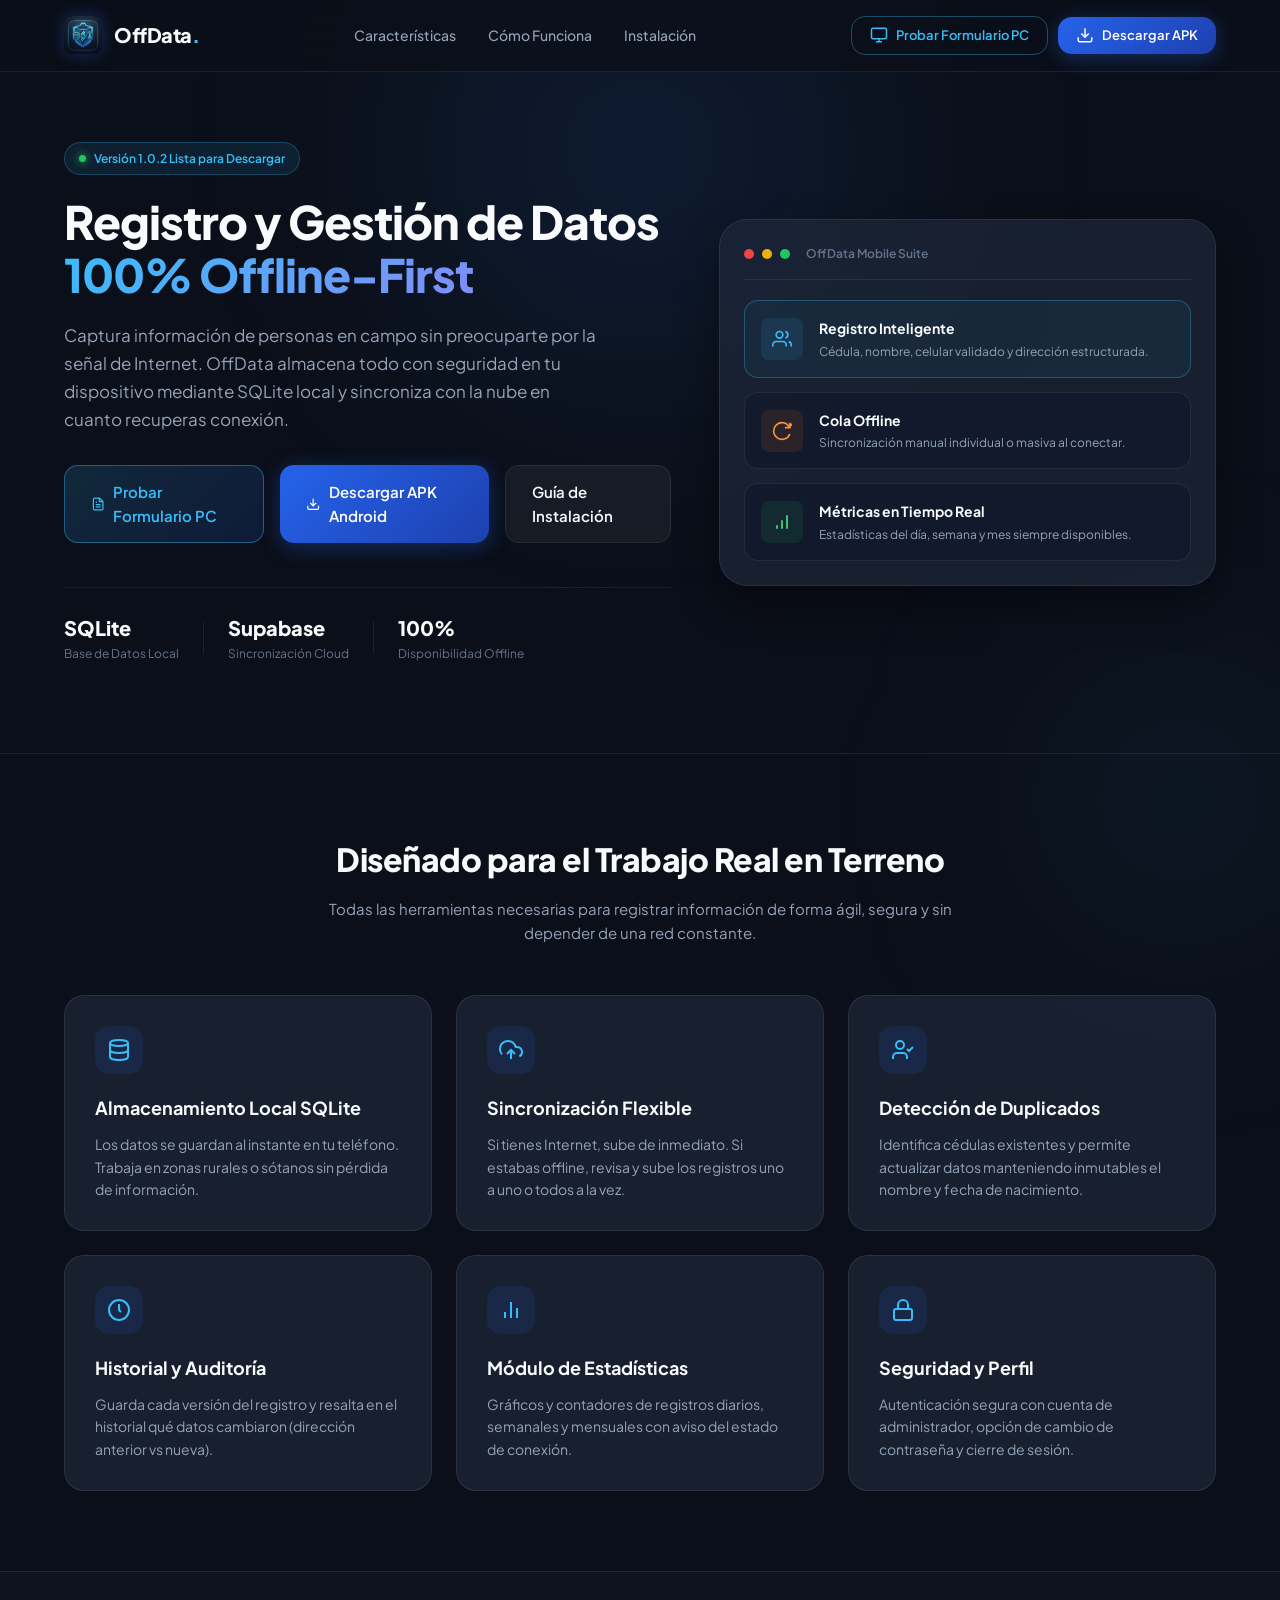
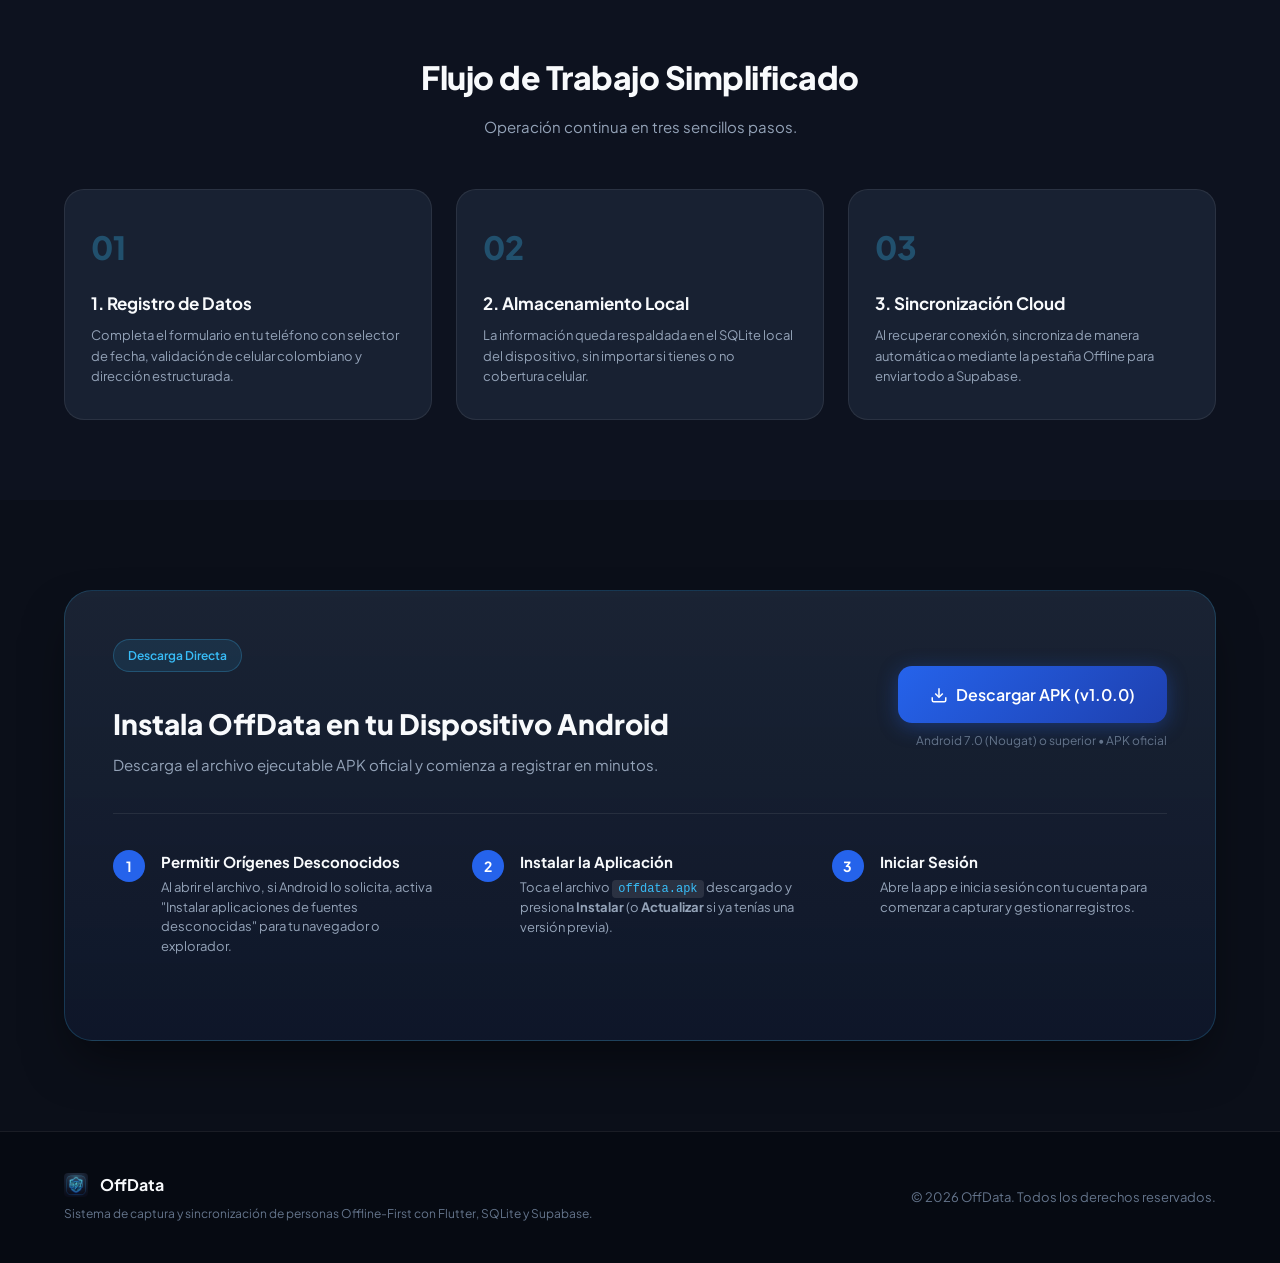
<file: landing/index.html>
<!DOCTYPE html>
<html lang="es">
<head>
  <meta charset="UTF-8">
  <meta name="viewport" content="width=device-width, initial-scale=1.0">
  <title>OffData - Aplicación Móvil de Registro Offline-First</title>
  <meta name="description" content="OffData: Aplicación móvil para captura, gestión y sincronización de registros de personas sin conexión a Internet con SQLite y Supabase.">
  <link rel="preconnect" href="https://fonts.googleapis.com">
  <link rel="preconnect" href="https://fonts.gstatic.com" crossorigin>
  <link href="https://fonts.googleapis.com/css2?family=Plus+Jakarta+Sans:wght@300;400;500;600;700;800&display=swap" rel="stylesheet">
  <link rel="stylesheet" href="styles.css">
  <link rel="icon" type="image/png" href="assets/app_logo.png">
</head>
<body>

  <!-- Background Glowing Orbs -->
  <div class="glow-orb orb-1"></div>
  <div class="glow-orb orb-2"></div>

  <!-- Navbar -->
  <header class="navbar">
    <div class="container nav-container">
      <a href="#" class="logo-group">
        <img src="assets/app_logo.png" alt="Logo OffData" class="logo-img" />
        <span class="logo-text">OffData<span class="logo-accent">.</span></span>
      </a>
      <nav class="nav-links">
        <a href="#caracteristicas">Características</a>
        <a href="#como-funciona">Cómo Funciona</a>
        <a href="#instalacion">Instalación</a>
      </nav>
      <div class="nav-cta">
        <a href="app.html" class="btn btn-outline btn-sm" id="btn-demo-nav">
          <svg class="icon" viewBox="0 0 24 24" fill="none" stroke="currentColor" stroke-width="2">
            <rect x="2" y="3" width="20" height="14" rx="2" ry="2"></rect>
            <line x1="8" y1="21" x2="16" y2="21"></line>
            <line x1="12" y1="17" x2="12" y2="21"></line>
          </svg>
          Probar Formulario PC
        </a>
        <a href="/downloads/offdata.apk" download="offdata.apk" class="btn btn-primary btn-sm">
          <svg class="icon" viewBox="0 0 24 24" fill="none" stroke="currentColor" stroke-width="2">
            <path d="M21 15v4a2 2 0 0 1-2 2H5a2 2 0 0 1-2-2v-4"></path>
            <polyline points="7 10 12 15 17 10"></polyline>
            <line x1="12" y1="15" x2="12" y2="3"></line>
          </svg>
          Descargar APK
        </a>
      </div>
    </div>
  </header>

  <!-- Hero Section -->
  <section class="hero">
    <div class="container hero-container">
      <div class="hero-content">
        <div class="badge-pill">
          <span class="badge-dot"></span>
          <span>Versión 1.0.2 Lista para Descargar</span>
        </div>
        <h1 class="hero-title">
          Registro y Gestión de Datos <span class="gradient-text">100% Offline-First</span>
        </h1>
        <p class="hero-description">
          Captura información de personas en campo sin preocuparte por la señal de Internet. OffData almacena todo con seguridad en tu dispositivo mediante SQLite local y sincroniza con la nube en cuanto recuperas conexión.
        </p>

        <div class="hero-actions">
          <a href="app.html" class="btn btn-demo-hero btn-lg" id="btn-demo-hero">
            <svg class="icon" viewBox="0 0 24 24" fill="none" stroke="currentColor" stroke-width="2">
              <path d="M14 2H6a2 2 0 0 0-2 2v16a2 2 0 0 0 2 2h12a2 2 0 0 0 2-2V8z"></path>
              <polyline points="14 2 14 8 20 8"></polyline>
              <line x1="16" y1="13" x2="8" y2="13"></line>
              <line x1="16" y1="17" x2="8" y2="17"></line>
              <polyline points="10 9 9 9 8 9"></polyline>
            </svg>
            <span>Probar Formulario PC</span>
          </a>
          <a href="/downloads/offdata.apk" download="offdata.apk" class="btn btn-primary btn-lg" id="btn-download-hero">
            <svg class="icon" viewBox="0 0 24 24" fill="none" stroke="currentColor" stroke-width="2">
              <path d="M21 15v4a2 2 0 0 1-2 2H5a2 2 0 0 1-2-2v-4"></path>
              <polyline points="7 10 12 15 17 10"></polyline>
              <line x1="12" y1="15" x2="12" y2="3"></line>
            </svg>
            <span>Descargar APK Android</span>
          </a>
          <a href="#instalacion" class="btn btn-secondary btn-lg">
            Guía de Instalación
          </a>
        </div>

        <div class="hero-metrics">
          <div class="metric-item">
            <span class="metric-val">SQLite</span>
            <span class="metric-lbl">Base de Datos Local</span>
          </div>
          <div class="metric-divider"></div>
          <div class="metric-item">
            <span class="metric-val">Supabase</span>
            <span class="metric-lbl">Sincronización Cloud</span>
          </div>
          <div class="metric-divider"></div>
          <div class="metric-item">
            <span class="metric-val">100%</span>
            <span class="metric-lbl">Disponibilidad Offline</span>
          </div>
        </div>
      </div>

      <div class="hero-visual">
        <div class="app-mockup-wrapper">
          <div class="mockup-header">
            <div class="mockup-dot red"></div>
            <div class="mockup-dot yellow"></div>
            <div class="mockup-dot green"></div>
            <span class="mockup-title">OffData Mobile Suite</span>
          </div>
          <div class="mockup-body">
            <div class="mockup-card highlight">
              <div class="card-icon-box">
                <svg viewBox="0 0 24 24" fill="none" stroke="#38bdf8" stroke-width="2">
                  <path d="M17 21v-2a4 4 0 0 0-4-4H5a4 4 0 0 0-4 4v2"></path>
                  <circle cx="9" cy="7" r="4"></circle>
                  <path d="M23 21v-2a4 4 0 0 0-3-3.87"></path>
                  <path d="M16 3.13a4 4 0 0 1 0 7.75"></path>
                </svg>
              </div>
              <div>
                <h4>Registro Inteligente</h4>
                <p>Cédula, nombre, celular validado y dirección estructurada.</p>
              </div>
            </div>

            <div class="mockup-card">
              <div class="card-icon-box orange">
                <svg viewBox="0 0 24 24" fill="none" stroke="#fb923c" stroke-width="2">
                  <path d="M21.5 2v6h-6M21.34 15.57a10 10 0 1 1-.57-8.38l5.67-5.67"/>
                </svg>
              </div>
              <div>
                <h4>Cola Offline</h4>
                <p>Sincronización manual individual o masiva al conectar.</p>
              </div>
            </div>

            <div class="mockup-card">
              <div class="card-icon-box green">
                <svg viewBox="0 0 24 24" fill="none" stroke="#4ade80" stroke-width="2">
                  <path d="M12 20V10M18 20V4M6 20v-4"/>
                </svg>
              </div>
              <div>
                <h4>Métricas en Tiempo Real</h4>
                <p>Estadísticas del día, semana y mes siempre disponibles.</p>
              </div>
            </div>
          </div>
        </div>
      </div>
    </div>
  </section>

  <!-- Features Section -->
  <section class="features" id="caracteristicas">
    <div class="container">
      <div class="section-header">
        <h2 class="section-title">Diseñado para el Trabajo Real en Terreno</h2>
        <p class="section-subtitle">
          Todas las herramientas necesarias para registrar información de forma ágil, segura y sin depender de una red constante.
        </p>
      </div>

      <div class="features-grid">
        <div class="feature-card">
          <div class="feature-icon">
            <svg viewBox="0 0 24 24" fill="none" stroke="currentColor" stroke-width="2">
              <ellipse cx="12" cy="5" rx="9" ry="3"></ellipse>
              <path d="M21 12c0 1.66-4 3-9 3s-9-1.34-9-3"></path>
              <path d="M3 5v14c0 1.66 4 3 9 3s9-1.34 9-3V5"></path>
            </svg>
          </div>
          <h3>Almacenamiento Local SQLite</h3>
          <p>Los datos se guardan al instante en tu teléfono. Trabaja en zonas rurales o sótanos sin pérdida de información.</p>
        </div>

        <div class="feature-card">
          <div class="feature-icon">
            <svg viewBox="0 0 24 24" fill="none" stroke="currentColor" stroke-width="2">
              <polyline points="16 16 12 12 8 16"></polyline>
              <line x1="12" y1="12" x2="12" y2="21"></line>
              <path d="M20.39 18.39A5 5 0 0 0 18 9h-1.26A8 8 0 1 0 3 16.3"></path>
            </svg>
          </div>
          <h3>Sincronización Flexible</h3>
          <p>Si tienes Internet, sube de inmediato. Si estabas offline, revisa y sube los registros uno a uno o todos a la vez.</p>
        </div>

        <div class="feature-card">
          <div class="feature-icon">
            <svg viewBox="0 0 24 24" fill="none" stroke="currentColor" stroke-width="2">
              <path d="M16 21v-2a4 4 0 0 0-4-4H6a4 4 0 0 0-4 4v2"></path>
              <circle cx="9" cy="7" r="4"></circle>
              <polyline points="16 11 18 13 22 9"></polyline>
            </svg>
          </div>
          <h3>Detección de Duplicados</h3>
          <p>Identifica cédulas existentes y permite actualizar datos manteniendo inmutables el nombre y fecha de nacimiento.</p>
        </div>

        <div class="feature-card">
          <div class="feature-icon">
            <svg viewBox="0 0 24 24" fill="none" stroke="currentColor" stroke-width="2">
              <circle cx="12" cy="12" r="10"></circle>
              <polyline points="12 6 12 12 14 14"></polyline>
            </svg>
          </div>
          <h3>Historial y Auditoría</h3>
          <p>Guarda cada versión del registro y resalta en el historial qué datos cambiaron (dirección anterior vs nueva).</p>
        </div>

        <div class="feature-card">
          <div class="feature-icon">
            <svg viewBox="0 0 24 24" fill="none" stroke="currentColor" stroke-width="2">
              <line x1="18" y1="20" x2="18" y2="10"></line>
              <line x1="12" y1="20" x2="12" y2="4"></line>
              <line x1="6" y1="20" x2="6" y2="14"></line>
            </svg>
          </div>
          <h3>Módulo de Estadísticas</h3>
          <p>Gráficos y contadores de registros diarios, semanales y mensuales con aviso del estado de conexión.</p>
        </div>

        <div class="feature-card">
          <div class="feature-icon">
            <svg viewBox="0 0 24 24" fill="none" stroke="currentColor" stroke-width="2">
              <rect x="3" y="11" width="18" height="11" rx="2" ry="2"></rect>
              <path d="M7 11V7a5 5 0 0 1 10 0v4"></path>
            </svg>
          </div>
          <h3>Seguridad y Perfil</h3>
          <p>Autenticación segura con cuenta de administrador, opción de cambio de contraseña y cierre de sesión.</p>
        </div>
      </div>
    </div>
  </section>

  <!-- How it Works Section -->
  <section class="how-it-works" id="como-funciona">
    <div class="container">
      <div class="section-header">
        <h2 class="section-title">Flujo de Trabajo Simplificado</h2>
        <p class="section-subtitle">Operación continua en tres sencillos pasos.</p>
      </div>

      <div class="steps-grid">
        <div class="step-card">
          <div class="step-number">01</div>
          <h3>1. Registro de Datos</h3>
          <p>Completa el formulario en tu teléfono con selector de fecha, validación de celular colombiano y dirección estructurada.</p>
        </div>
        <div class="step-card">
          <div class="step-number">02</div>
          <h3>2. Almacenamiento Local</h3>
          <p>La información queda respaldada en el SQLite local del dispositivo, sin importar si tienes o no cobertura celular.</p>
        </div>
        <div class="step-card">
          <div class="step-number">03</div>
          <h3>3. Sincronización Cloud</h3>
          <p>Al recuperar conexión, sincroniza de manera automática o mediante la pestaña Offline para enviar todo a Supabase.</p>
        </div>
      </div>
    </div>
  </section>

  <!-- Download & Installation Section -->
  <section class="installation" id="instalacion">
    <div class="container">
      <div class="install-box">
        <div class="install-header">
          <div>
            <span class="badge-pill">Descarga Directa</span>
            <h2>Instala OffData en tu Dispositivo Android</h2>
            <p>Descarga el archivo ejecutable APK oficial y comienza a registrar en minutos.</p>
          </div>
          <div class="install-cta">
            <a href="/downloads/offdata.apk" download="offdata.apk" class="btn btn-primary btn-xl">
              <svg class="icon" viewBox="0 0 24 24" fill="none" stroke="currentColor" stroke-width="2">
                <path d="M21 15v4a2 2 0 0 1-2 2H5a2 2 0 0 1-2-2v-4"></path>
                <polyline points="7 10 12 15 17 10"></polyline>
                <line x1="12" y1="15" x2="12" y2="3"></line>
              </svg>
              <span>Descargar APK (v1.0.0)</span>
            </a>
            <span class="file-info">Android 7.0 (Nougat) o superior • APK oficial</span>
          </div>
        </div>

        <div class="install-steps">
          <div class="inst-step">
            <div class="inst-num">1</div>
            <div>
              <h4>Permitir Orígenes Desconocidos</h4>
              <p>Al abrir el archivo, si Android lo solicita, activa "Instalar aplicaciones de fuentes desconocidas" para tu navegador o explorador.</p>
            </div>
          </div>
          <div class="inst-step">
            <div class="inst-num">2</div>
            <div>
              <h4>Instalar la Aplicación</h4>
              <p>Toca el archivo <code>offdata.apk</code> descargado y presiona <strong>Instalar</strong> (o <strong>Actualizar</strong> si ya tenías una versión previa).</p>
            </div>
          </div>
          <div class="inst-step">
            <div class="inst-num">3</div>
            <div>
              <h4>Iniciar Sesión</h4>
              <p>Abre la app e inicia sesión con tu cuenta para comenzar a capturar y gestionar registros.</p>
            </div>
          </div>
        </div>
      </div>
    </div>
  </section>

  <!-- Footer -->
  <footer class="footer">
    <div class="container footer-container">
      <div class="footer-left">
        <div class="logo-group">
          <img src="assets/app_logo.png" alt="Logo OffData" class="logo-img-sm" />
          <span class="logo-text-sm">OffData</span>
        </div>
        <p class="footer-desc">Sistema de captura y sincronización de personas Offline-First con Flutter, SQLite y Supabase.</p>
      </div>
      <div class="footer-right">
        <p>&copy; 2026 OffData. Todos los derechos reservados.</p>
      </div>
    </div>
  </footer>

  <script src="app.js"></script>
</body>
</html>
</file>
<file: landing/styles.css>
:root {
  --bg-dark: #0b0f19;
  --bg-card: rgba(30, 41, 59, 0.7);
  --bg-card-hover: rgba(30, 41, 59, 0.95);
  --border-color: rgba(255, 255, 255, 0.08);
  --border-focus: rgba(56, 189, 248, 0.4);
  
  --primary: #2563eb;
  --primary-hover: #1d4ed8;
  --primary-glow: rgba(37, 99, 235, 0.35);
  --accent: #38bdf8;
  --accent-green: #22c55e;
  --accent-orange: #f97316;
  
  --text-main: #f8fafc;
  --text-muted: #94a3b8;
  --text-sub: #64748b;
  
  --radius-sm: 8px;
  --radius-md: 14px;
  --radius-lg: 20px;
  --radius-xl: 28px;
  
  --font-main: 'Plus Jakarta Sans', system-ui, -apple-system, sans-serif;
}

* {
  margin: 0;
  padding: 0;
  box-sizing: border-box;
}

html {
  scroll-behavior: smooth;
  font-family: var(--font-main);
  background-color: var(--bg-dark);
  color: var(--text-main);
}

body {
  position: relative;
  overflow-x: hidden;
  line-height: 1.6;
}

.container {
  max-width: 1200px;
  margin: 0 auto;
  padding: 0 24px;
}

/* ─ Glow Orbs ─────────────────────────────────────────────── */
.glow-orb {
  position: absolute;
  border-radius: 50%;
  filter: blur(120px);
  z-index: -1;
  pointer-events: none;
}

.orb-1 {
  width: 500px;
  height: 500px;
  background: radial-gradient(circle, rgba(37, 99, 235, 0.18) 0%, rgba(56, 189, 248, 0.05) 70%);
  top: -100px;
  left: 50%;
  transform: translateX(-50%);
}

.orb-2 {
  width: 400px;
  height: 400px;
  background: radial-gradient(circle, rgba(56, 189, 248, 0.12) 0%, transparent 70%);
  top: 600px;
  right: -100px;
}

/* ─ Navbar ─────────────────────────────────────────────────── */
.navbar {
  position: sticky;
  top: 0;
  z-index: 100;
  backdrop-filter: blur(16px);
  background: rgba(11, 15, 25, 0.75);
  border-bottom: 1px solid var(--border-color);
  padding: 16px 0;
}

.nav-container {
  display: flex;
  justify-content: space-between;
  align-items: center;
}

.logo-group {
  display: flex;
  align-items: center;
  gap: 12px;
  text-decoration: none;
  color: var(--text-main);
}

.logo-img {
  width: 38px;
  height: 38px;
  border-radius: var(--radius-sm);
  box-shadow: 0 0 15px var(--primary-glow);
}

.logo-text {
  font-size: 20px;
  font-weight: 800;
  letter-spacing: -0.5px;
}

.logo-accent {
  color: var(--accent);
}

.nav-links {
  display: flex;
  gap: 32px;
}

.nav-links a {
  color: var(--text-muted);
  text-decoration: none;
  font-size: 14px;
  font-weight: 500;
  transition: color 0.2s ease;
}

.nav-links a:hover {
  color: var(--text-main);
}

/* ─ Buttons ────────────────────────────────────────────────── */
.btn {
  display: inline-flex;
  align-items: center;
  gap: 8px;
  font-family: inherit;
  font-weight: 600;
  text-decoration: none;
  border-radius: var(--radius-md);
  transition: all 0.2s ease;
  cursor: pointer;
  border: none;
}

.btn .icon {
  width: 18px;
  height: 18px;
}

.btn-sm {
  padding: 8px 18px;
  font-size: 13px;
}

.btn-lg {
  padding: 14px 26px;
  font-size: 15px;
}

.btn-xl {
  padding: 16px 32px;
  font-size: 16px;
}

.btn-primary {
  background: linear-gradient(135deg, var(--primary) 0%, #1e40af 100%);
  color: #fff;
  box-shadow: 0 4px 20px var(--primary-glow);
}

.btn-primary:hover {
  background: linear-gradient(135deg, #3b82f6 0%, var(--primary) 100%);
  transform: translateY(-2px);
  box-shadow: 0 6px 25px rgba(37, 99, 235, 0.5);
}

.btn-secondary {
  background: rgba(255, 255, 255, 0.05);
  color: var(--text-main);
  border: 1px solid var(--border-color);
}

.btn-secondary:hover {
  background: rgba(255, 255, 255, 0.1);
  border-color: rgba(255, 255, 255, 0.2);
}

.btn-outline {
  background: transparent;
  color: var(--accent);
  border: 1px solid rgba(56, 189, 248, 0.35);
}

.btn-outline:hover {
  background: rgba(56, 189, 248, 0.08);
  border-color: rgba(56, 189, 248, 0.6);
  box-shadow: 0 0 16px rgba(56, 189, 248, 0.15);
}

.btn-demo-hero {
  background: linear-gradient(135deg, rgba(56, 189, 248, 0.15) 0%, rgba(37, 99, 235, 0.15) 100%);
  color: var(--accent);
  border: 1px solid rgba(56, 189, 248, 0.4);
}

.btn-demo-hero:hover {
  background: linear-gradient(135deg, rgba(56, 189, 248, 0.25) 0%, rgba(37, 99, 235, 0.25) 100%);
  border-color: rgba(56, 189, 248, 0.7);
  transform: translateY(-2px);
  box-shadow: 0 6px 24px rgba(56, 189, 248, 0.2);
}

.nav-cta {
  display: flex;
  align-items: center;
  gap: 10px;
}

/* ─ Badges ─────────────────────────────────────────────────── */
.badge-pill {
  display: inline-flex;
  align-items: center;
  gap: 8px;
  padding: 6px 14px;
  background: rgba(56, 189, 248, 0.1);
  border: 1px solid rgba(56, 189, 248, 0.25);
  border-radius: 999px;
  font-size: 12px;
  font-weight: 600;
  color: var(--accent);
  margin-bottom: 20px;
}

.badge-dot {
  width: 7px;
  height: 7px;
  background-color: var(--accent-green);
  border-radius: 50%;
  box-shadow: 0 0 8px var(--accent-green);
}

/* ─ Hero Section ───────────────────────────────────────────── */
.hero {
  padding: 70px 0 90px;
}

.hero-container {
  display: grid;
  grid-template-columns: 1.1fr 0.9fr;
  gap: 48px;
  align-items: center;
}

.hero-title {
  font-size: 46px;
  line-height: 1.15;
  font-weight: 800;
  letter-spacing: -1px;
  margin-bottom: 20px;
}

.gradient-text {
  background: linear-gradient(135deg, #38bdf8 0%, #818cf8 100%);
  -webkit-background-clip: text;
  -webkit-text-fill-color: transparent;
}

.hero-description {
  font-size: 17px;
  color: var(--text-muted);
  line-height: 1.65;
  margin-bottom: 32px;
  max-width: 540px;
}

.hero-actions {
  display: flex;
  gap: 16px;
  margin-bottom: 44px;
}

.hero-metrics {
  display: flex;
  align-items: center;
  gap: 24px;
  padding-top: 24px;
  border-top: 1px solid var(--border-color);
}

.metric-item {
  display: flex;
  flex-direction: column;
}

.metric-val {
  font-size: 20px;
  font-weight: 800;
  color: var(--text-main);
}

.metric-lbl {
  font-size: 12px;
  color: var(--text-sub);
}

.metric-divider {
  width: 1px;
  height: 32px;
  background: var(--border-color);
}

/* ─ Hero Mockup Visual ─────────────────────────────────────── */
.app-mockup-wrapper {
  background: var(--bg-card);
  border: 1px solid var(--border-color);
  border-radius: var(--radius-xl);
  padding: 24px;
  box-shadow: 0 20px 40px rgba(0, 0, 0, 0.4);
  backdrop-filter: blur(20px);
}

.mockup-header {
  display: flex;
  align-items: center;
  gap: 8px;
  padding-bottom: 16px;
  border-bottom: 1px solid var(--border-color);
  margin-bottom: 20px;
}

.mockup-dot {
  width: 10px;
  height: 10px;
  border-radius: 50%;
}
.mockup-dot.red { background: #ef4444; }
.mockup-dot.yellow { background: #eab308; }
.mockup-dot.green { background: #22c55e; }

.mockup-title {
  font-size: 12px;
  color: var(--text-sub);
  margin-left: 8px;
  font-weight: 600;
}

.mockup-body {
  display: flex;
  flex-direction: column;
  gap: 14px;
}

.mockup-card {
  display: flex;
  align-items: center;
  gap: 16px;
  padding: 16px;
  background: rgba(15, 23, 42, 0.6);
  border: 1px solid var(--border-color);
  border-radius: var(--radius-md);
  transition: all 0.2s ease;
}

.mockup-card:hover {
  border-color: var(--border-focus);
  transform: translateX(4px);
}

.mockup-card.highlight {
  border-color: rgba(56, 189, 248, 0.3);
  background: rgba(56, 189, 248, 0.05);
}

.card-icon-box {
  width: 42px;
  height: 42px;
  border-radius: var(--radius-sm);
  background: rgba(56, 189, 248, 0.1);
  display: flex;
  align-items: center;
  justify-content: center;
  flex-shrink: 0;
}

.card-icon-box svg {
  width: 20px;
  height: 20px;
}

.card-icon-box.orange {
  background: rgba(249, 115, 22, 0.1);
}

.card-icon-box.green {
  background: rgba(34, 197, 94, 0.1);
}

.mockup-card h4 {
  font-size: 14px;
  font-weight: 700;
  margin-bottom: 2px;
}

.mockup-card p {
  font-size: 12px;
  color: var(--text-muted);
}

/* ─ Section Header ─────────────────────────────────────────── */
.section-header {
  text-align: center;
  max-width: 680px;
  margin: 0 auto 50px;
}

.section-title {
  font-size: 32px;
  font-weight: 800;
  letter-spacing: -0.5px;
  margin-bottom: 12px;
}

.section-subtitle {
  font-size: 15px;
  color: var(--text-muted);
}

/* ─ Features ───────────────────────────────────────────────── */
.features {
  padding: 80px 0;
  border-top: 1px solid var(--border-color);
}

.features-grid {
  display: grid;
  grid-template-columns: repeat(3, 1fr);
  gap: 24px;
}

.feature-card {
  background: var(--bg-card);
  border: 1px solid var(--border-color);
  border-radius: var(--radius-lg);
  padding: 30px;
  transition: all 0.25s ease;
}

.feature-card:hover {
  background: var(--bg-card-hover);
  border-color: var(--border-focus);
  transform: translateY(-4px);
}

.feature-icon {
  width: 48px;
  height: 48px;
  border-radius: var(--radius-md);
  background: rgba(37, 99, 235, 0.12);
  color: var(--accent);
  display: flex;
  align-items: center;
  justify-content: center;
  margin-bottom: 20px;
}

.feature-icon svg {
  width: 24px;
  height: 24px;
}

.feature-card h3 {
  font-size: 18px;
  font-weight: 700;
  margin-bottom: 10px;
}

.feature-card p {
  font-size: 14px;
  color: var(--text-muted);
  line-height: 1.6;
}

/* ─ How It Works ───────────────────────────────────────────── */
.how-it-works {
  padding: 80px 0;
  background: rgba(15, 23, 42, 0.4);
  border-top: 1px solid var(--border-color);
}

.steps-grid {
  display: grid;
  grid-template-columns: repeat(3, 1fr);
  gap: 24px;
}

.step-card {
  background: var(--bg-card);
  border: 1px solid var(--border-color);
  border-radius: var(--radius-lg);
  padding: 32px 26px;
  position: relative;
}

.step-number {
  font-size: 32px;
  font-weight: 900;
  color: rgba(56, 189, 248, 0.3);
  margin-bottom: 16px;
}

.step-card h3 {
  font-size: 17px;
  font-weight: 700;
  margin-bottom: 8px;
}

.step-card p {
  font-size: 13px;
  color: var(--text-muted);
  line-height: 1.6;
}

/* ─ Installation & Download ────────────────────────────────── */
.installation {
  padding: 90px 0;
}

.install-box {
  background: linear-gradient(180deg, rgba(30, 41, 59, 0.8) 0%, rgba(15, 23, 42, 0.95) 100%);
  border: 1px solid rgba(56, 189, 248, 0.2);
  border-radius: var(--radius-xl);
  padding: 48px;
  box-shadow: 0 25px 50px -12px rgba(0, 0, 0, 0.5);
}

.install-header {
  display: flex;
  justify-content: space-between;
  align-items: center;
  gap: 32px;
  padding-bottom: 36px;
  border-bottom: 1px solid var(--border-color);
  margin-bottom: 36px;
}

.install-header h2 {
  font-size: 28px;
  font-weight: 800;
  margin: 10px 0 6px;
}

.install-header p {
  color: var(--text-muted);
  font-size: 15px;
}

.install-cta {
  display: flex;
  flex-direction: column;
  align-items: flex-end;
  gap: 8px;
  flex-shrink: 0;
}

.file-info {
  font-size: 12px;
  color: var(--text-sub);
}

.install-steps {
  display: grid;
  grid-template-columns: repeat(3, 1fr);
  gap: 24px;
  margin-bottom: 36px;
}

.inst-step {
  display: flex;
  gap: 16px;
}

.inst-num {
  width: 32px;
  height: 32px;
  background: var(--primary);
  color: #fff;
  border-radius: 50%;
  display: flex;
  align-items: center;
  justify-content: center;
  font-weight: 700;
  font-size: 14px;
  flex-shrink: 0;
}

.inst-step h4 {
  font-size: 15px;
  font-weight: 700;
  margin-bottom: 4px;
}

.inst-step p {
  font-size: 13px;
  color: var(--text-muted);
  line-height: 1.5;
}

.inst-step code {
  background: rgba(255, 255, 255, 0.1);
  padding: 2px 6px;
  border-radius: 4px;
  font-size: 12px;
  color: var(--accent);
}

/* ─ Footer ─────────────────────────────────────────────────── */
.footer {
  border-top: 1px solid var(--border-color);
  padding: 40px 0;
  background: rgba(6, 9, 17, 0.8);
}

.footer-container {
  display: flex;
  justify-content: space-between;
  align-items: center;
}

.logo-img-sm {
  width: 24px;
  height: 24px;
  border-radius: 4px;
}

.logo-text-sm {
  font-size: 16px;
  font-weight: 700;
}

.footer-desc {
  font-size: 12px;
  color: var(--text-sub);
  margin-top: 6px;
}

.footer-right p {
  font-size: 13px;
  color: var(--text-sub);
}

/* ─ Responsive ─────────────────────────────────────────────── */
@media (max-width: 900px) {
  .hero-container {
    grid-template-columns: 1fr;
    text-align: center;
  }
  
  .hero-description {
    margin-left: auto;
    margin-right: auto;
  }

  .hero-actions {
    justify-content: center;
  }

  .hero-metrics {
    justify-content: center;
  }

  .features-grid,
  .steps-grid,
  .install-steps {
    grid-template-columns: 1fr;
  }

  .install-header {
    flex-direction: column;
    text-align: center;
    align-items: center;
  }

  .install-cta {
    align-items: center;
  }

  .nav-links {
    display: none;
  }
}

/* ═══════════════════════════════════════════════════════════════
   DEMO MODAL - Simulador Interactivo OffData
   ═══════════════════════════════════════════════════════════════ */

/* ─ Backdrop ─────────────────────────────────────────────────── */
.demo-modal-backdrop {
  position: fixed;
  inset: 0;
  background: rgba(5, 8, 18, 0.85);
  backdrop-filter: blur(8px);
  z-index: 9999;
  display: flex;
  align-items: center;
  justify-content: center;
  padding: 16px;
  opacity: 0;
  pointer-events: none;
  transition: opacity 0.3s ease;
}

.demo-modal-backdrop.open {
  opacity: 1;
  pointer-events: all;
}

/* ─ Dialog ───────────────────────────────────────────────────── */
.demo-modal-dialog {
  background: linear-gradient(145deg, #0f172a 0%, #1a2540 100%);
  border: 1px solid rgba(56, 189, 248, 0.18);
  border-radius: 20px;
  width: 100%;
  max-width: 980px;
  max-height: 92vh;
  display: flex;
  flex-direction: column;
  box-shadow: 0 30px 80px rgba(0, 0, 0, 0.6), 0 0 0 1px rgba(56, 189, 248, 0.08);
  overflow: hidden;
  transform: scale(0.95) translateY(20px);
  transition: transform 0.3s ease;
}

.demo-modal-backdrop.open .demo-modal-dialog {
  transform: scale(1) translateY(0);
}

/* ─ Header ───────────────────────────────────────────────────── */
.demo-modal-header {
  display: flex;
  align-items: center;
  justify-content: space-between;
  gap: 16px;
  padding: 18px 24px;
  background: rgba(15, 23, 42, 0.8);
  border-bottom: 1px solid rgba(255, 255, 255, 0.07);
  flex-shrink: 0;
}

.demo-title-group {
  display: flex;
  align-items: center;
  gap: 14px;
}

.demo-header-badge {
  display: inline-flex;
  align-items: center;
  gap: 6px;
  padding: 4px 10px;
  background: rgba(34, 197, 94, 0.12);
  border: 1px solid rgba(34, 197, 94, 0.3);
  border-radius: 999px;
  font-size: 11px;
  font-weight: 600;
  color: #22c55e;
  white-space: nowrap;
}

.pulse-dot {
  width: 7px;
  height: 7px;
  background: #22c55e;
  border-radius: 50%;
  display: inline-block;
  animation: pulse 1.5s infinite;
}

@keyframes pulse {
  0%, 100% { opacity: 1; box-shadow: 0 0 0 0 rgba(34, 197, 94, 0.4); }
  50% { opacity: 0.7; box-shadow: 0 0 0 5px rgba(34, 197, 94, 0); }
}

.demo-title {
  font-size: 16px;
  font-weight: 700;
  color: #f1f5f9;
}

.demo-header-actions {
  display: flex;
  align-items: center;
  gap: 10px;
}

/* ─ Network Toggle ───────────────────────────────────────────── */
.net-toggle-btn {
  display: inline-flex;
  align-items: center;
  gap: 7px;
  padding: 6px 14px;
  border-radius: 999px;
  font-size: 12px;
  font-weight: 600;
  cursor: pointer;
  border: 1px solid;
  transition: all 0.25s ease;
  background: transparent;
  white-space: nowrap;
}

.net-toggle-btn.online {
  color: #22c55e;
  border-color: rgba(34, 197, 94, 0.35);
  background: rgba(34, 197, 94, 0.08);
}

.net-toggle-btn.offline {
  color: #f97316;
  border-color: rgba(249, 115, 22, 0.35);
  background: rgba(249, 115, 22, 0.08);
}

.net-indicator-dot {
  width: 7px;
  height: 7px;
  border-radius: 50%;
  flex-shrink: 0;
}

.net-toggle-btn.online .net-indicator-dot {
  background: #22c55e;
  box-shadow: 0 0 6px #22c55e;
}

.net-toggle-btn.offline .net-indicator-dot {
  background: #f97316;
  box-shadow: 0 0 6px #f97316;
}

/* ─ Close Button ─────────────────────────────────────────────── */
.demo-close-btn {
  width: 32px;
  height: 32px;
  border-radius: 8px;
  display: flex;
  align-items: center;
  justify-content: center;
  background: rgba(255, 255, 255, 0.05);
  border: 1px solid rgba(255, 255, 255, 0.1);
  cursor: pointer;
  transition: all 0.2s ease;
  color: #94a3b8;
  flex-shrink: 0;
}

.demo-close-btn svg {
  width: 16px;
  height: 16px;
}

.demo-close-btn:hover {
  background: rgba(239, 68, 68, 0.15);
  border-color: rgba(239, 68, 68, 0.4);
  color: #ef4444;
}

/* ─ Body ─────────────────────────────────────────────────────── */
.demo-modal-body {
  display: grid;
  grid-template-columns: 1fr 1fr;
  gap: 0;
  overflow: hidden;
  flex: 1;
  min-height: 0;
}

/* ─ Columns ──────────────────────────────────────────────────── */
.demo-col {
  padding: 20px 24px;
  overflow-y: auto;
  display: flex;
  flex-direction: column;
  gap: 14px;
}

.demo-form-col {
  border-right: 1px solid rgba(255, 255, 255, 0.07);
}

.demo-col-header h4 {
  font-size: 14px;
  font-weight: 700;
  color: #f1f5f9;
  margin-bottom: 4px;
}

.demo-hint {
  font-size: 11.5px;
  color: #64748b;
}

/* ─ Preset Pills ─────────────────────────────────────────────── */
.demo-presets-bar {
  display: flex;
  align-items: center;
  gap: 7px;
  flex-wrap: wrap;
}

.presets-label {
  font-size: 11px;
  font-weight: 600;
  color: #64748b;
  white-space: nowrap;
}

.preset-pill {
  padding: 4px 10px;
  border-radius: 999px;
  font-size: 11px;
  font-weight: 600;
  cursor: pointer;
  border: 1px solid;
  transition: all 0.2s ease;
  background: transparent;
}

.preset-pill {
  color: #38bdf8;
  border-color: rgba(56, 189, 248, 0.3);
}

.preset-pill:hover {
  background: rgba(56, 189, 248, 0.1);
  border-color: rgba(56, 189, 248, 0.6);
}

.preset-pill.warning {
  color: #fb923c;
  border-color: rgba(251, 146, 60, 0.3);
}

.preset-pill.warning:hover {
  background: rgba(251, 146, 60, 0.1);
  border-color: rgba(251, 146, 60, 0.6);
}

.preset-pill.danger {
  color: #ef4444;
  border-color: rgba(239, 68, 68, 0.3);
}

.preset-pill.danger:hover {
  background: rgba(239, 68, 68, 0.1);
  border-color: rgba(239, 68, 68, 0.6);
}

/* ─ Smart Alert ──────────────────────────────────────────────── */
.demo-alert {
  display: flex;
  gap: 12px;
  align-items: flex-start;
  padding: 12px 14px;
  border-radius: 10px;
  border-left: 3px solid #ef4444;
  background: rgba(239, 68, 68, 0.08);
  animation: slideDown 0.25s ease;
}

.demo-alert.hidden {
  display: none;
}

.demo-alert.warning-type {
  border-left-color: #f97316;
  background: rgba(249, 115, 22, 0.08);
}

@keyframes slideDown {
  from { opacity: 0; transform: translateY(-8px); }
  to { opacity: 1; transform: translateY(0); }
}

.demo-alert-icon {
  flex-shrink: 0;
  width: 20px;
  color: #ef4444;
}

.demo-alert.warning-type .demo-alert-icon {
  color: #f97316;
}

.demo-alert-icon svg {
  width: 20px;
  height: 20px;
}

.demo-alert-content h5 {
  font-size: 13px;
  font-weight: 700;
  color: #fca5a5;
  margin-bottom: 3px;
}

.demo-alert.warning-type .demo-alert-content h5 {
  color: #fdba74;
}

.demo-alert-content p {
  font-size: 12px;
  color: #94a3b8;
  line-height: 1.4;
}

/* ─ Form Styles ──────────────────────────────────────────────── */
.demo-form {
  display: flex;
  flex-direction: column;
  gap: 12px;
}

.form-group {
  display: flex;
  flex-direction: column;
  gap: 5px;
}

.label-row {
  display: flex;
  justify-content: space-between;
  align-items: center;
}

.form-group label {
  font-size: 12.5px;
  font-weight: 600;
  color: #94a3b8;
}

.req {
  color: #ef4444;
}

.char-counter {
  font-size: 11px;
  color: #64748b;
  font-variant-numeric: tabular-nums;
}

.input-icon-wrap {
  position: relative;
}

.input-suffix {
  position: absolute;
  right: 10px;
  top: 50%;
  transform: translateY(-50%);
  display: flex;
  align-items: center;
}

.demo-form input,
.demo-form select,
.demo-form textarea {
  width: 100%;
  padding: 9px 38px 9px 12px;
  background: rgba(15, 23, 42, 0.7);
  border: 1px solid rgba(255, 255, 255, 0.1);
  border-radius: 8px;
  color: #f1f5f9;
  font-size: 13px;
  font-family: inherit;
  transition: border-color 0.2s ease, box-shadow 0.2s ease;
}

.demo-form input:not(.input-icon-wrap input) {
  padding: 9px 12px;
}

.input-icon-wrap input {
  padding-right: 36px;
}

.demo-form input:focus,
.demo-form select:focus {
  outline: none;
  border-color: rgba(56, 189, 248, 0.5);
  box-shadow: 0 0 0 3px rgba(56, 189, 248, 0.08);
}

.demo-form input.input-error {
  border-color: rgba(239, 68, 68, 0.5);
  box-shadow: 0 0 0 3px rgba(239, 68, 68, 0.08);
}

.demo-form input.input-ok {
  border-color: rgba(34, 197, 94, 0.45);
}

.field-hint {
  font-size: 11px;
  color: #475569;
  line-height: 1.35;
}

.form-row-2 {
  display: grid;
  grid-template-columns: 1fr 1fr;
  gap: 10px;
}

.dir-grid {
  display: grid;
  grid-template-columns: auto 1fr;
  gap: 8px;
}

.dir-grid select {
  padding: 9px 8px;
}

.dir-grid input:last-child,
.dir-grid input:nth-child(3) {
  grid-column: 1 / -1;
}

.form-actions {
  display: flex;
  gap: 10px;
  margin-top: 4px;
}

.btn-submit-survey {
  flex: 1;
  justify-content: center;
  padding: 11px 16px;
  font-size: 13px;
}

.btn-reset-form {
  padding: 11px 18px;
  font-size: 13px;
  background: rgba(255, 255, 255, 0.05);
  border: 1px solid rgba(255, 255, 255, 0.1);
  border-radius: 10px;
  color: #94a3b8;
  cursor: pointer;
  font-family: inherit;
  font-weight: 600;
  transition: all 0.2s;
}

.btn-reset-form:hover {
  background: rgba(255, 255, 255, 0.1);
  color: #f1f5f9;
}

/* ─ Sync Column ──────────────────────────────────────────────── */
.demo-stats-grid {
  display: grid;
  grid-template-columns: repeat(3, 1fr);
  gap: 8px;
}

.demo-stat-card {
  background: rgba(15, 23, 42, 0.6);
  border: 1px solid rgba(255, 255, 255, 0.08);
  border-radius: 10px;
  padding: 12px;
  text-align: center;
  display: flex;
  flex-direction: column;
  gap: 4px;
}

.stat-num {
  font-size: 24px;
  font-weight: 800;
  color: #f1f5f9;
  font-variant-numeric: tabular-nums;
}

.stat-lbl {
  font-size: 10.5px;
  color: #64748b;
  font-weight: 500;
}

.stat-pending .stat-num { color: #fb923c; }
.stat-synced .stat-num { color: #22c55e; }

.sync-actions-row {
  display: flex;
  gap: 8px;
}

.btn-sync-now {
  flex: 1;
  justify-content: center;
  padding: 9px 14px;
  font-size: 12.5px;
  background: rgba(37, 99, 235, 0.15);
  border: 1px solid rgba(37, 99, 235, 0.35);
  border-radius: 8px;
  color: #93c5fd;
  cursor: pointer;
  font-family: inherit;
  font-weight: 600;
  display: flex;
  align-items: center;
  gap: 7px;
  transition: all 0.2s;
}

.btn-sync-now:hover {
  background: rgba(37, 99, 235, 0.25);
}

.btn-sync-now:disabled {
  opacity: 0.5;
  cursor: not-allowed;
}

@keyframes spin {
  to { transform: rotate(360deg); }
}

.sync-spin-icon {
  width: 14px;
  height: 14px;
}

.syncing .sync-spin-icon {
  animation: spin 0.8s linear infinite;
}

.btn-reset-db {
  padding: 9px 14px;
  font-size: 12.5px;
  background: rgba(255, 255, 255, 0.04);
  border: 1px solid rgba(255, 255, 255, 0.08);
  border-radius: 8px;
  color: #64748b;
  cursor: pointer;
  font-family: inherit;
  font-weight: 600;
  transition: all 0.2s;
}

.btn-reset-db:hover {
  background: rgba(239, 68, 68, 0.08);
  border-color: rgba(239, 68, 68, 0.25);
  color: #fca5a5;
}

/* ─ Records List ─────────────────────────────────────────────── */
.demo-records-list-wrapper {
  flex: 1;
  min-height: 0;
  display: flex;
  flex-direction: column;
  gap: 8px;
}

.records-title {
  font-size: 12px;
  font-weight: 600;
  color: #64748b;
}

.demo-records-list {
  display: flex;
  flex-direction: column;
  gap: 7px;
  overflow-y: auto;
  flex: 1;
}

.record-item {
  display: flex;
  align-items: flex-start;
  gap: 10px;
  padding: 10px 12px;
  background: rgba(15, 23, 42, 0.5);
  border: 1px solid rgba(255, 255, 255, 0.07);
  border-radius: 9px;
  animation: fadeIn 0.3s ease;
  transition: border-color 0.2s;
}

.record-item:hover {
  border-color: rgba(56, 189, 248, 0.2);
}

.record-item.synced .record-status-dot {
  background: #22c55e;
  box-shadow: 0 0 6px rgba(34, 197, 94, 0.5);
}

.record-item.offline .record-status-dot {
  background: #f97316;
  box-shadow: 0 0 6px rgba(249, 115, 22, 0.5);
}

.record-status-dot {
  width: 8px;
  height: 8px;
  border-radius: 50%;
  flex-shrink: 0;
  margin-top: 4px;
}

.record-info {
  flex: 1;
  min-width: 0;
}

.record-name {
  font-size: 13px;
  font-weight: 600;
  color: #e2e8f0;
  white-space: nowrap;
  overflow: hidden;
  text-overflow: ellipsis;
}

.record-cedula {
  font-size: 11px;
  color: #38bdf8;
  font-weight: 700;
  font-variant-numeric: tabular-nums;
}

.record-meta {
  font-size: 11px;
  color: #64748b;
  white-space: nowrap;
  overflow: hidden;
  text-overflow: ellipsis;
}

.record-badge {
  flex-shrink: 0;
  font-size: 10px;
  font-weight: 700;
  padding: 2px 7px;
  border-radius: 999px;
}

.record-badge.synced {
  background: rgba(34, 197, 94, 0.12);
  color: #22c55e;
  border: 1px solid rgba(34, 197, 94, 0.3);
}

.record-badge.offline {
  background: rgba(249, 115, 22, 0.12);
  color: #f97316;
  border: 1px solid rgba(249, 115, 22, 0.3);
}

@keyframes fadeIn {
  from { opacity: 0; transform: translateY(6px); }
  to { opacity: 1; transform: translateY(0); }
}

/* ─ Mobile responsive modal ──────────────────────────────────── */
@media (max-width: 720px) {
  .demo-modal-body {
    grid-template-columns: 1fr;
    overflow-y: auto;
  }

  .demo-form-col {
    border-right: none;
    border-bottom: 1px solid rgba(255, 255, 255, 0.07);
  }

  .demo-modal-dialog {
    max-height: 95vh;
  }

  .demo-title {
    font-size: 13px;
  }

  .form-row-2 {
    grid-template-columns: 1fr;
  }

  .dir-grid {
    grid-template-columns: 1fr;
  }

  .dir-grid input:last-child,
  .dir-grid input:nth-child(3) {
    grid-column: auto;
  }

  .demo-stats-grid {
    grid-template-columns: repeat(3, 1fr);
  }
}

/* ================================================================
   VISTA DEDICADA DE ESCRITORIO (APP.HTML)
   ================================================================ */
.app-body {
  background-color: #080c15;
  color: var(--text-main);
  min-height: 100vh;
  display: flex;
  flex-direction: column;
}

/* ─ VISTA DE LOGIN ─────────────────────────────────────────────── */
.login-view-wrapper {
  min-height: 100vh;
  display: flex;
  align-items: center;
  justify-content: center;
  padding: 24px;
}

.login-card {
  width: 100%;
  max-width: 480px;
  background: rgba(17, 24, 39, 0.85);
  backdrop-filter: blur(24px);
  border: 1px solid rgba(255, 255, 255, 0.1);
  border-radius: var(--radius-xl);
  padding: 36px 32px;
  box-shadow: 0 20px 50px -10px rgba(0, 0, 0, 0.6), 0 0 40px rgba(37, 99, 235, 0.12);
  position: relative;
}

.login-header {
  text-align: center;
  margin-bottom: 24px;
  position: relative;
}

.login-back-link {
  position: absolute;
  top: 0;
  left: 0;
  display: flex;
  align-items: center;
  gap: 6px;
  color: var(--text-muted);
  text-decoration: none;
  font-size: 12.5px;
  font-weight: 600;
  transition: color 0.2s;
}

.login-back-link:hover {
  color: var(--accent);
}

.login-logo-icon {
  width: 52px;
  height: 52px;
  background: linear-gradient(135deg, rgba(37, 99, 235, 0.25), rgba(56, 189, 248, 0.25));
  border: 1px solid rgba(56, 189, 248, 0.35);
  border-radius: 14px;
  display: inline-flex;
  align-items: center;
  justify-content: center;
  color: var(--accent);
  margin-bottom: 12px;
}

.login-brand h1 {
  font-size: 24px;
  font-weight: 800;
  letter-spacing: -0.5px;
  color: #fff;
}

.login-subtitle {
  font-size: 13px;
  color: var(--text-muted);
  margin-top: 4px;
}

.login-error-alert {
  background: rgba(239, 68, 68, 0.12);
  border: 1px solid rgba(239, 68, 68, 0.3);
  border-radius: var(--radius-sm);
  padding: 10px 14px;
  color: #fca5a5;
  font-size: 12.5px;
  display: flex;
  align-items: center;
  gap: 8px;
  margin-bottom: 20px;
}

.login-form {
  display: flex;
  flex-direction: column;
  gap: 16px;
}

.input-with-icon {
  position: relative;
  display: flex;
  align-items: center;
}

.input-with-icon svg {
  position: absolute;
  left: 12px;
  color: var(--text-sub);
  pointer-events: none;
}

.input-with-icon input {
  width: 100%;
  padding: 12px 14px 12px 40px;
  background: rgba(11, 15, 25, 0.7);
  border: 1px solid rgba(255, 255, 255, 0.1);
  border-radius: 10px;
  color: #fff;
  font-size: 13.5px;
  font-family: inherit;
  transition: all 0.2s;
}

.input-with-icon input:focus {
  outline: none;
  border-color: var(--accent);
  box-shadow: 0 0 0 3px rgba(56, 189, 248, 0.15);
}

.btn-login-submit {
  width: 100%;
  justify-content: center;
  padding: 13px;
  font-size: 14px;
  margin-top: 4px;
}

.quick-access-section {
  margin-top: 24px;
  border-top: 1px solid rgba(255, 255, 255, 0.08);
  padding-top: 18px;
}

.quick-access-divider {
  text-align: center;
  margin-bottom: 12px;
}

.quick-access-divider span {
  font-size: 11px;
  font-weight: 700;
  text-transform: uppercase;
  letter-spacing: 0.8px;
  color: var(--text-sub);
}

.quick-access-grid {
  display: flex;
  flex-direction: column;
  gap: 8px;
}

.btn-quick-role {
  display: flex;
  align-items: center;
  gap: 12px;
  padding: 10px 14px;
  background: rgba(255, 255, 255, 0.03);
  border: 1px solid rgba(255, 255, 255, 0.07);
  border-radius: 10px;
  color: var(--text-main);
  cursor: pointer;
  text-align: left;
  font-family: inherit;
  transition: all 0.2s;
}

.btn-quick-role:hover {
  background: rgba(255, 255, 255, 0.08);
  border-color: rgba(56, 189, 248, 0.3);
  transform: translateY(-1px);
}

.role-icon {
  font-size: 18px;
}

.role-desc strong {
  display: block;
  font-size: 12.5px;
  font-weight: 600;
  color: #e2e8f0;
}

.role-desc small {
  font-size: 10.5px;
  color: var(--text-muted);
}

/* ─ VISTA DE APLICACIÓN PRINCIPAL ──────────────────────────────── */
.app-view-wrapper {
  min-height: 100vh;
  display: flex;
  flex-direction: column;
}

.app-topbar {
  display: flex;
  justify-content: space-between;
  align-items: center;
  padding: 14px 28px;
  background: rgba(13, 19, 33, 0.9);
  backdrop-filter: blur(20px);
  border-bottom: 1px solid rgba(255, 255, 255, 0.08);
  position: sticky;
  top: 0;
  z-index: 50;
}

.app-topbar-left {
  display: flex;
  align-items: center;
  gap: 20px;
}

.app-brand-link {
  display: flex;
  align-items: center;
  gap: 10px;
  text-decoration: none;
  color: #fff;
}

.app-logo-small {
  width: 34px;
  height: 34px;
  background: linear-gradient(135deg, rgba(37, 99, 235, 0.3), rgba(56, 189, 248, 0.2));
  border: 1px solid rgba(56, 189, 248, 0.35);
  border-radius: 9px;
  display: flex;
  align-items: center;
  justify-content: center;
  color: var(--accent);
}

.app-brand-name {
  font-size: 17px;
  font-weight: 800;
  letter-spacing: -0.3px;
}

.app-brand-pc {
  background: linear-gradient(135deg, #38bdf8, #2563eb);
  -webkit-background-clip: text;
  -webkit-text-fill-color: transparent;
  font-size: 12px;
  font-weight: 800;
  margin-left: 3px;
  border: 1px solid rgba(56, 189, 248, 0.3);
  border-radius: 4px;
  padding: 1px 4px;
}

/* ─ BOTÓN DE ESTADO DE RED (EN LÍNEA / CORTE) ───────────────── */
.app-net-pill {
  display: flex;
  align-items: center;
}

.btn-net-toggle {
  display: inline-flex;
  align-items: center;
  gap: 8px;
  background: rgba(15, 23, 42, 0.75);
  border: 1px solid rgba(255, 255, 255, 0.12);
  padding: 6px 14px 6px 10px;
  border-radius: 999px;
  color: #e2e8f0;
  font-size: 12px;
  font-weight: 600;
  font-family: inherit;
  cursor: pointer;
  transition: all 0.2s ease;
  backdrop-filter: blur(8px);
}

.btn-net-toggle:hover {
  background: rgba(30, 41, 59, 0.95);
  border-color: rgba(56, 189, 248, 0.4);
  box-shadow: 0 0 12px rgba(56, 189, 248, 0.15);
  transform: translateY(-1px);
}

.net-status-indicator {
  width: 9px;
  height: 9px;
  border-radius: 50%;
  flex-shrink: 0;
  display: inline-block;
  transition: all 0.3s ease;
}

.net-status-indicator.online {
  background: #22c55e;
  box-shadow: 0 0 8px rgba(34, 197, 94, 0.8);
}

.net-status-indicator.offline {
  background: #f97316;
  box-shadow: 0 0 8px rgba(249, 115, 22, 0.8);
}

.net-toggle-hint {
  font-size: 10px;
  color: #94a3b8;
  background: rgba(255, 255, 255, 0.08);
  border: 1px solid rgba(255, 255, 255, 0.1);
  padding: 2px 7px;
  border-radius: 6px;
  font-weight: 500;
  margin-left: 2px;
  transition: all 0.2s ease;
}

.btn-net-toggle:hover .net-toggle-hint {
  background: rgba(56, 189, 248, 0.2);
  color: #38bdf8;
  border-color: rgba(56, 189, 248, 0.35);
}

.app-topbar-right {
  display: flex;
  align-items: center;
  gap: 14px;
}

.app-user-pill {
  display: flex;
  align-items: center;
  gap: 10px;
  background: rgba(255, 255, 255, 0.04);
  border: 1px solid rgba(255, 255, 255, 0.08);
  padding: 5px 12px 5px 6px;
  border-radius: 999px;
}

.user-avatar {
  width: 32px;
  height: 32px;
  background: linear-gradient(135deg, #2563eb, #1d4ed8);
  color: #fff;
  border-radius: 50%;
  display: flex;
  align-items: center;
  justify-content: center;
  font-size: 11.5px;
  font-weight: 800;
}

.user-meta {
  display: flex;
  flex-direction: column;
}

.user-name {
  font-size: 12.5px;
  font-weight: 700;
  color: #f1f5f9;
  line-height: 1.2;
}

.user-role-badge {
  font-size: 9.5px;
  font-weight: 800;
  text-transform: uppercase;
  letter-spacing: 0.5px;
  line-height: 1.2;
}

.badge-admin {
  color: #fbbf24;
}

.badge-encuestador {
  color: #38bdf8;
}

.btn-app-logout {
  display: flex;
  align-items: center;
  gap: 6px;
  background: rgba(239, 68, 68, 0.08);
  border: 1px solid rgba(239, 68, 68, 0.2);
  color: #fca5a5;
  border-radius: 8px;
  padding: 7px 12px;
  font-size: 12px;
  font-weight: 600;
  cursor: pointer;
  font-family: inherit;
  transition: all 0.2s;
}

.btn-app-logout:hover {
  background: rgba(239, 68, 68, 0.16);
  border-color: rgba(239, 68, 68, 0.4);
}

/* ─ GRID PRINCIPAL DE LA APP ───────────────────────────────────── */
.app-main-container {
  max-width: 1440px;
  margin: 0 auto;
  padding: 24px;
  display: grid;
  grid-template-columns: 460px 1fr;
  gap: 24px;
  flex: 1;
  width: 100%;
}

.app-card {
  background: rgba(17, 24, 39, 0.7);
  backdrop-filter: blur(16px);
  border: 1px solid rgba(255, 255, 255, 0.08);
  border-radius: var(--radius-lg);
  padding: 24px;
  box-shadow: 0 10px 30px -10px rgba(0, 0, 0, 0.5);
}

.form-card {
  position: sticky;
  top: 86px;
}

.card-header {
  display: flex;
  align-items: center;
  gap: 12px;
  margin-bottom: 20px;
  padding-bottom: 16px;
  border-bottom: 1px solid rgba(255, 255, 255, 0.07);
}

.card-header-icon {
  width: 40px;
  height: 40px;
  background: rgba(37, 99, 235, 0.15);
  border: 1px solid rgba(37, 99, 235, 0.3);
  border-radius: 10px;
  display: flex;
  align-items: center;
  justify-content: center;
  color: var(--accent);
}

.card-title {
  font-size: 17px;
  font-weight: 700;
  color: #fff;
}

.card-subtitle {
  font-size: 12px;
  color: var(--text-muted);
}

/* ─ ALERTA INTELIGENTE PC ──────────────────────────────────────── */
.pc-smart-alert {
  padding: 12px 14px;
  border-radius: 10px;
  display: flex;
  align-items: flex-start;
  gap: 10px;
  margin-bottom: 18px;
  font-size: 12.5px;
  animation: fadeIn 0.25s ease;
}

.pc-smart-alert.alert-warning {
  background: rgba(245, 158, 11, 0.12);
  border: 1px solid rgba(245, 158, 11, 0.35);
  color: #fde68a;
}

.pc-smart-alert.alert-danger {
  background: rgba(239, 68, 68, 0.14);
  border: 1px solid rgba(239, 68, 68, 0.4);
  color: #fca5a5;
}

.smart-alert-icon {
  font-size: 16px;
  flex-shrink: 0;
  margin-top: 1px;
}

.smart-alert-content strong {
  display: block;
  font-size: 12.5px;
  margin-bottom: 2px;
}

.smart-alert-content p {
  line-height: 1.4;
  margin: 0;
}

/* ─ FORMULARIO PC ──────────────────────────────────────────────── */
.pc-form {
  display: flex;
  flex-direction: column;
  gap: 14px;
}

.pc-form .form-group {
  display: flex;
  flex-direction: column;
  gap: 5px;
}

.pc-form label {
  font-size: 12px;
  font-weight: 600;
  color: #cbd5e1;
  display: flex;
  align-items: center;
  justify-content: space-between;
}

.badge-tag {
  font-size: 10px;
  font-weight: 700;
  background: rgba(56, 189, 248, 0.15);
  color: #38bdf8;
  border-radius: 4px;
  padding: 1px 6px;
}

.input-with-counter {
  position: relative;
  display: flex;
  align-items: center;
}

.input-with-counter input {
  width: 100%;
  padding-right: 48px;
}

.char-counter {
  position: absolute;
  right: 12px;
  font-size: 10.5px;
  font-weight: 700;
  color: var(--text-sub);
  font-variant-numeric: tabular-nums;
  pointer-events: none;
}

.pc-form input,
.pc-form select {
  padding: 10px 12px;
  background: rgba(11, 15, 25, 0.75);
  border: 1px solid rgba(255, 255, 255, 0.1);
  border-radius: 8px;
  color: #fff;
  font-size: 13px;
  font-family: inherit;
  transition: all 0.2s;
}

.pc-form input:focus,
.pc-form select:focus {
  outline: none;
  border-color: var(--accent);
  box-shadow: 0 0 0 3px rgba(56, 189, 248, 0.15);
}

.pc-form input.input-warn {
  border-color: rgba(245, 158, 11, 0.6);
}

.pc-form input.input-error {
  border-color: rgba(239, 68, 68, 0.6);
  box-shadow: 0 0 0 3px rgba(239, 68, 68, 0.15);
}

.pc-form input.input-ok {
  border-color: rgba(34, 197, 94, 0.4);
}

.dir-grid-pc {
  display: grid;
  grid-template-columns: 120px 1fr;
  gap: 8px;
}

.dir-grid-pc input:nth-child(3),
.dir-grid-pc input:nth-child(4) {
  grid-column: 1 / -1;
}

.form-actions-pc {
  display: flex;
  gap: 10px;
  margin-top: 8px;
}

.btn-save-pc {
  flex: 1;
  justify-content: center;
  padding: 12px 18px;
  font-size: 13px;
}

.btn-secondary-pc {
  padding: 12px 18px;
  background: rgba(255, 255, 255, 0.05);
  border: 1px solid rgba(255, 255, 255, 0.1);
  border-radius: 8px;
  color: #94a3b8;
  font-weight: 600;
  cursor: pointer;
  font-family: inherit;
  transition: all 0.2s;
}

.btn-secondary-pc:hover {
  background: rgba(255, 255, 255, 0.1);
  color: #fff;
}

/* ─ COLUMNA DE REGISTROS ───────────────────────────────────────── */
.app-col-records {
  display: flex;
  flex-direction: column;
  gap: 20px;
}

.app-stats-row {
  display: grid;
  grid-template-columns: repeat(3, 1fr);
  gap: 14px;
}

.app-stat-card {
  background: rgba(17, 24, 39, 0.7);
  border: 1px solid rgba(255, 255, 255, 0.08);
  border-radius: var(--radius-md);
  padding: 16px 20px;
  display: flex;
  flex-direction: column;
  gap: 4px;
}

.stat-value {
  font-size: 28px;
  font-weight: 800;
  color: #fff;
  font-variant-numeric: tabular-nums;
  line-height: 1.1;
}

.stat-label {
  font-size: 11.5px;
  font-weight: 600;
  color: var(--text-muted);
}

.stat-pending-card .stat-value {
  color: #fb923c;
}

.stat-synced-card .stat-value {
  color: #22c55e;
}

.records-card {
  display: flex;
  flex-direction: column;
  gap: 16px;
  min-height: 520px;
}

.records-header {
  display: flex;
  justify-content: space-between;
  align-items: center;
  padding-bottom: 14px;
  border-bottom: 1px solid rgba(255, 255, 255, 0.07);
}

.records-title {
  font-size: 16px;
  font-weight: 700;
  color: #fff;
}

.records-subtitle {
  font-size: 11.5px;
  color: var(--text-muted);
}

.records-actions {
  display: flex;
  gap: 8px;
}

.btn-sync-pc {
  display: flex;
  align-items: center;
  gap: 6px;
  background: rgba(37, 99, 235, 0.15);
  border: 1px solid rgba(37, 99, 235, 0.35);
  border-radius: 8px;
  color: #93c5fd;
  padding: 8px 14px;
  font-size: 12px;
  font-weight: 600;
  cursor: pointer;
  font-family: inherit;
  transition: all 0.2s;
}

.btn-sync-pc:hover {
  background: rgba(37, 99, 235, 0.25);
}

.btn-clear-pc {
  background: rgba(255, 255, 255, 0.04);
  border: 1px solid rgba(255, 255, 255, 0.08);
  border-radius: 8px;
  color: var(--text-sub);
  padding: 8px 12px;
  font-size: 12px;
  font-weight: 600;
  cursor: pointer;
  font-family: inherit;
  transition: all 0.2s;
}

.records-filter-tabs {
  display: flex;
  gap: 8px;
  margin-bottom: 12px;
  border-bottom: 1px solid rgba(255, 255, 255, 0.08);
  padding-bottom: 10px;
}

.filter-tab-btn {
  padding: 6px 14px;
  background: rgba(255, 255, 255, 0.04);
  border: 1px solid rgba(255, 255, 255, 0.08);
  border-radius: 6px;
  color: var(--text-sub, #94a3b8);
  font-size: 12px;
  font-weight: 600;
  cursor: pointer;
  transition: all 0.2s;
  font-family: inherit;
}

.filter-tab-btn:hover {
  background: rgba(255, 255, 255, 0.08);
  color: #fff;
}

.filter-tab-btn.active {
  background: rgba(59, 130, 246, 0.15);
  border-color: rgba(59, 130, 246, 0.4);
  color: #60a5fa;
}

.records-search-bar {
  position: relative;
  display: flex;
  align-items: center;
}

.records-search-bar svg {
  position: absolute;
  left: 12px;
  color: var(--text-sub);
  pointer-events: none;
}

.records-search-bar input {
  width: 100%;
  padding: 10px 12px 10px 38px;
  background: rgba(11, 15, 25, 0.6);
  border: 1px solid rgba(255, 255, 255, 0.08);
  border-radius: 8px;
  color: #fff;
  font-size: 12.5px;
  font-family: inherit;
}

.records-search-bar input:focus {
  outline: none;
  border-color: var(--accent);
}

.pc-records-list {
  display: flex;
  flex-direction: column;
  gap: 10px;
  overflow-y: auto;
  max-height: 560px;
}

.pc-record-item {
  display: flex;
  align-items: flex-start;
  gap: 14px;
  background: rgba(15, 23, 42, 0.55);
  border: 1px solid rgba(255, 255, 255, 0.07);
  border-radius: 10px;
  padding: 14px 16px;
  transition: border-color 0.2s;
  animation: fadeIn 0.25s ease;
}

.pc-record-item:hover {
  border-color: rgba(56, 189, 248, 0.25);
}

.record-dot {
  width: 10px;
  height: 10px;
  border-radius: 50%;
  flex-shrink: 0;
  margin-top: 5px;
}

.dot-synced {
  background: #22c55e;
  box-shadow: 0 0 8px rgba(34, 197, 94, 0.6);
}

.dot-offline {
  background: #f97316;
  box-shadow: 0 0 8px rgba(249, 115, 22, 0.6);
}

.record-main-info {
  flex: 1;
  min-width: 0;
}

.record-row-title {
  display: flex;
  align-items: center;
  gap: 10px;
  flex-wrap: wrap;
  margin-bottom: 6px;
}

.record-fullname {
  font-size: 14px;
  font-weight: 700;
  color: #f1f5f9;
}

.record-cedula-tag {
  font-size: 11.5px;
  font-weight: 700;
  color: var(--accent);
  background: rgba(56, 189, 248, 0.1);
  border: 1px solid rgba(56, 189, 248, 0.25);
  padding: 1px 8px;
  border-radius: 6px;
  font-variant-numeric: tabular-nums;
}

.record-owner-tag {
  font-size: 11px;
  color: #fbbf24;
  background: rgba(245, 158, 11, 0.12);
  border: 1px solid rgba(245, 158, 11, 0.25);
  padding: 1px 8px;
  border-radius: 6px;
  font-weight: 600;
}

.record-details-grid {
  display: grid;
  grid-template-columns: repeat(2, 1fr);
  gap: 4px 16px;
  font-size: 11.5px;
  color: var(--text-muted);
}

.record-details-grid strong {
  color: #cbd5e1;
}

.record-status-col {
  flex-shrink: 0;
}

.status-badge {
  font-size: 10.5px;
  font-weight: 700;
  padding: 3px 9px;
  border-radius: 999px;
}

.badge-synced {
  background: rgba(34, 197, 94, 0.12);
  color: #22c55e;
  border: 1px solid rgba(34, 197, 94, 0.3);
}

.badge-offline {
  background: rgba(249, 115, 22, 0.12);
  color: #f97316;
  border: 1px solid rgba(249, 115, 22, 0.3);
}

.pc-empty-records {
  text-align: center;
  padding: 48px 24px;
  color: var(--text-sub);
}

.empty-icon {
  font-size: 36px;
  margin-bottom: 12px;
}

.pc-empty-records h4 {
  font-size: 15px;
  color: #94a3b8;
  margin-bottom: 6px;
}

.pc-empty-records p {
  font-size: 12px;
  max-width: 360px;
  margin: 0 auto;
  line-height: 1.5;
}

/* ─ MODAL DE BLOQUEO DE DUPLICADOS ─────────────────────────────── */
.pc-blocked-overlay {
  position: fixed;
  top: 0;
  left: 0;
  width: 100vw;
  height: 100vh;
  background: rgba(0, 0, 0, 0.75);
  backdrop-filter: blur(8px);
  display: flex;
  align-items: center;
  justify-content: center;
  z-index: 1000;
  padding: 20px;
}

.pc-blocked-card {
  width: 100%;
  max-width: 480px;
  background: #0f172a;
  border: 1px solid rgba(239, 68, 68, 0.4);
  border-radius: var(--radius-lg);
  padding: 28px 24px;
  text-align: center;
  box-shadow: 0 25px 60px -15px rgba(0, 0, 0, 0.8), 0 0 35px rgba(239, 68, 68, 0.2);
  animation: fadeIn 0.2s ease;
}

.blocked-icon {
  font-size: 42px;
  margin-bottom: 12px;
}

.blocked-title {
  font-size: 20px;
  font-weight: 800;
  color: #fca5a5;
  margin-bottom: 14px;
}

.blocked-body {
  text-align: left;
  font-size: 13px;
  color: #cbd5e1;
  margin-bottom: 20px;
}

.blocked-detail-box {
  background: rgba(0, 0, 0, 0.35);
  border: 1px solid rgba(255, 255, 255, 0.08);
  border-radius: 8px;
  padding: 12px 14px;
  margin: 12px 0;
  font-size: 12.5px;
}

.blocked-detail-box p {
  margin: 4px 0;
}

.blocked-diff-note {
  color: #fde68a !important;
  font-weight: 600;
  margin-top: 8px !important;
  border-top: 1px dashed rgba(255, 255, 255, 0.1);
  padding-top: 6px;
}

.blocked-footnote {
  font-size: 11.5px;
  color: var(--text-sub);
  margin-top: 10px;
}

/* Banner prominente del encuestador que registró */
.blocked-author-banner {
  display: flex;
  align-items: center;
  gap: 12px;
  border-radius: 10px;
  padding: 12px 16px;
  margin: 14px 0;
  border-width: 1px;
  border-style: solid;
}

.blocked-author-other {
  background: rgba(251, 191, 36, 0.12);
  border-color: rgba(251, 191, 36, 0.45);
}

.blocked-author-self {
  background: rgba(56, 189, 248, 0.1);
  border-color: rgba(56, 189, 248, 0.3);
}

.blocked-author-icon {
  font-size: 26px;
  flex-shrink: 0;
}

.blocked-author-banner > div {
  display: flex;
  flex-direction: column;
  gap: 2px;
}

.blocked-author-label {
  font-size: 10px;
  font-weight: 700;
  letter-spacing: 0.08em;
  text-transform: uppercase;
  color: #94a3b8;
}

.blocked-author-other .blocked-author-label {
  color: #fbbf24;
}

.blocked-author-name {
  font-size: 17px;
  font-weight: 800;
  color: #f8fafc;
}

.blocked-author-other .blocked-author-name {
  color: #fde68a;
}

.blocked-actions {
  display: flex;
  justify-content: center;
}

.btn-block-ack {
  width: 100%;
  justify-content: center;
  background: linear-gradient(135deg, #ef4444, #dc2626);
  border-color: rgba(239, 68, 68, 0.5);
  font-size: 13.5px;
  padding: 12px;
}

.btn-block-ack:hover {
  background: linear-gradient(135deg, #dc2626, #b91c1c);
}

/* ─ RESPONSIVE PC / MÓVIL ──────────────────────────────────────── */
@media (max-width: 1024px) {
  .app-main-container {
    grid-template-columns: 1fr;
  }

  .form-card {
    position: static;
  }
}

@media (max-width: 640px) {
  .app-topbar {
    padding: 12px 16px;
  }

  .app-main-container {
    padding: 16px;
  }

  .app-stats-row {
    grid-template-columns: 1fr;
  }

  .record-details-grid {
    grid-template-columns: 1fr;
  }

  .dir-grid-pc {
    grid-template-columns: 1fr;
  }
}

/* ─ BOTÓN Y MODAL DE CONFIGURACIÓN SUPABASE CLOUD ──────────────── */
.btn-cloud-config {
  display: inline-flex;
  align-items: center;
  gap: 7px;
  background: rgba(37, 99, 235, 0.12);
  border: 1px solid rgba(56, 189, 248, 0.25);
  padding: 6px 12px;
  border-radius: 999px;
  color: #38bdf8;
  font-size: 11.5px;
  font-weight: 600;
  font-family: inherit;
  cursor: pointer;
  transition: all 0.2s ease;
}

.btn-cloud-config:hover {
  background: rgba(37, 99, 235, 0.22);
  border-color: rgba(56, 189, 248, 0.45);
  box-shadow: 0 0 10px rgba(56, 189, 248, 0.2);
}

.btn-cloud-config.connected {
  border-color: rgba(34, 197, 94, 0.4);
  color: #4ade80;
  background: rgba(34, 197, 94, 0.12);
}

.btn-cloud-config.disconnected {
  border-color: rgba(245, 158, 11, 0.4);
  color: #fde68a;
  background: rgba(245, 158, 11, 0.12);
}

.cloud-config-card {
  width: 100%;
  max-width: 520px;
  background: #0f172a;
  border: 1px solid rgba(56, 189, 248, 0.3);
  border-radius: var(--radius-lg);
  padding: 26px 24px;
  box-shadow: 0 25px 60px -15px rgba(0, 0, 0, 0.85), 0 0 35px rgba(37, 99, 235, 0.15);
  animation: fadeIn 0.2s ease;
}

.cloud-modal-header {
  display: flex;
  align-items: center;
  gap: 12px;
  margin-bottom: 20px;
  padding-bottom: 14px;
  border-bottom: 1px solid rgba(255, 255, 255, 0.08);
}

.cloud-icon-badge {
  font-size: 28px;
}

.cloud-title {
  font-size: 16px;
  font-weight: 700;
  color: #f1f5f9;
}

.cloud-subtitle {
  font-size: 11.5px;
  color: var(--text-muted);
}

.cloud-modal-body {
  display: flex;
  flex-direction: column;
  gap: 16px;
  margin-bottom: 22px;
}

.cloud-modal-body .form-group {
  display: flex;
  flex-direction: column;
  gap: 6px;
}

.cloud-modal-body label {
  font-size: 12px;
  font-weight: 600;
  color: #cbd5e1;
}

.cloud-modal-body input {
  width: 100%;
  padding: 10px 12px;
  background: rgba(11, 15, 25, 0.75);
  border: 1px solid rgba(255, 255, 255, 0.12);
  border-radius: 8px;
  color: #fff;
  font-size: 13px;
  font-family: inherit;
}

.cloud-modal-body input:focus {
  outline: none;
  border-color: var(--accent);
  box-shadow: 0 0 0 3px rgba(56, 189, 248, 0.15);
}

.cloud-test-result {
  padding: 10px 14px;
  border-radius: 8px;
  font-size: 12px;
  line-height: 1.4;
}

.cloud-test-result.success {
  background: rgba(34, 197, 94, 0.12);
  border: 1px solid rgba(34, 197, 94, 0.35);
  color: #86efac;
}

.cloud-test-result.error {
  background: rgba(239, 68, 68, 0.12);
  border: 1px solid rgba(239, 68, 68, 0.35);
  color: #fca5a5;
}

.cloud-modal-footer {
  display: flex;
  justify-content: flex-end;
  gap: 10px;
  border-top: 1px solid rgba(255, 255, 255, 0.08);
  padding-top: 16px;
}
</file>
